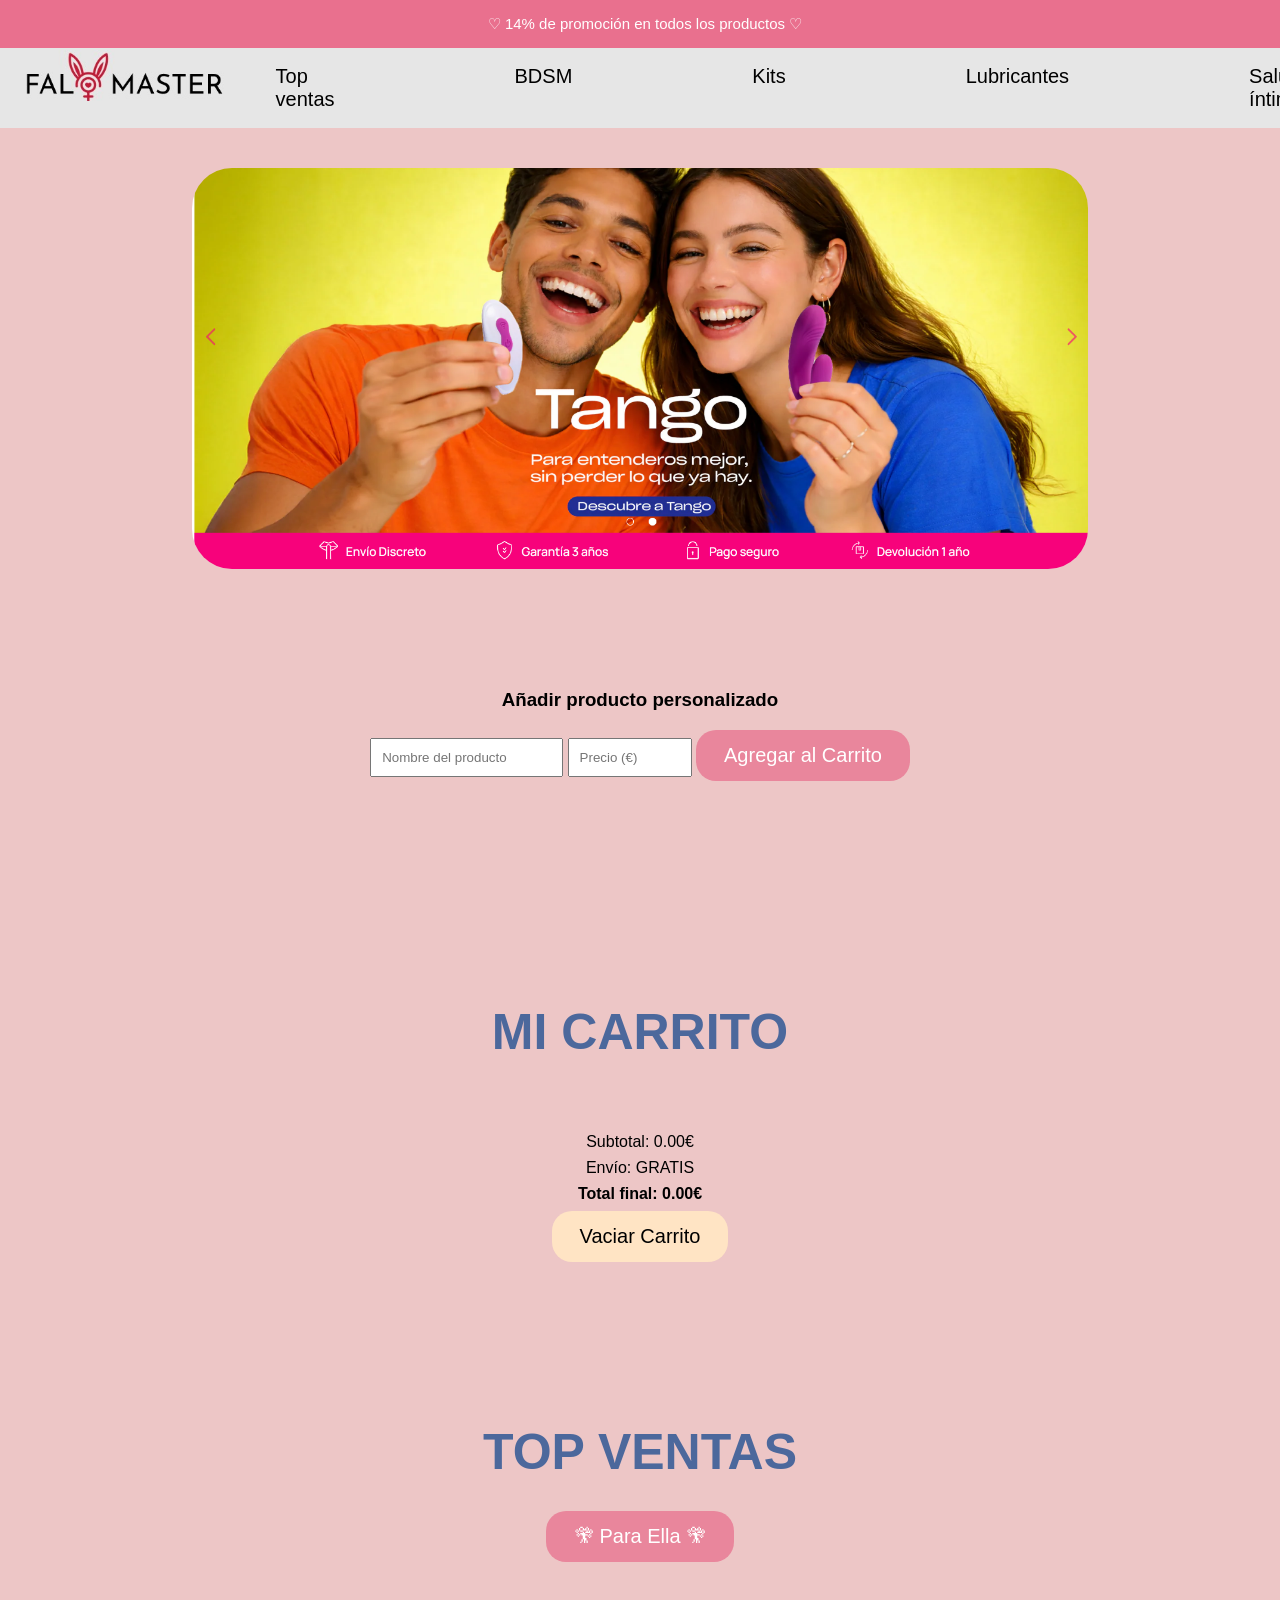
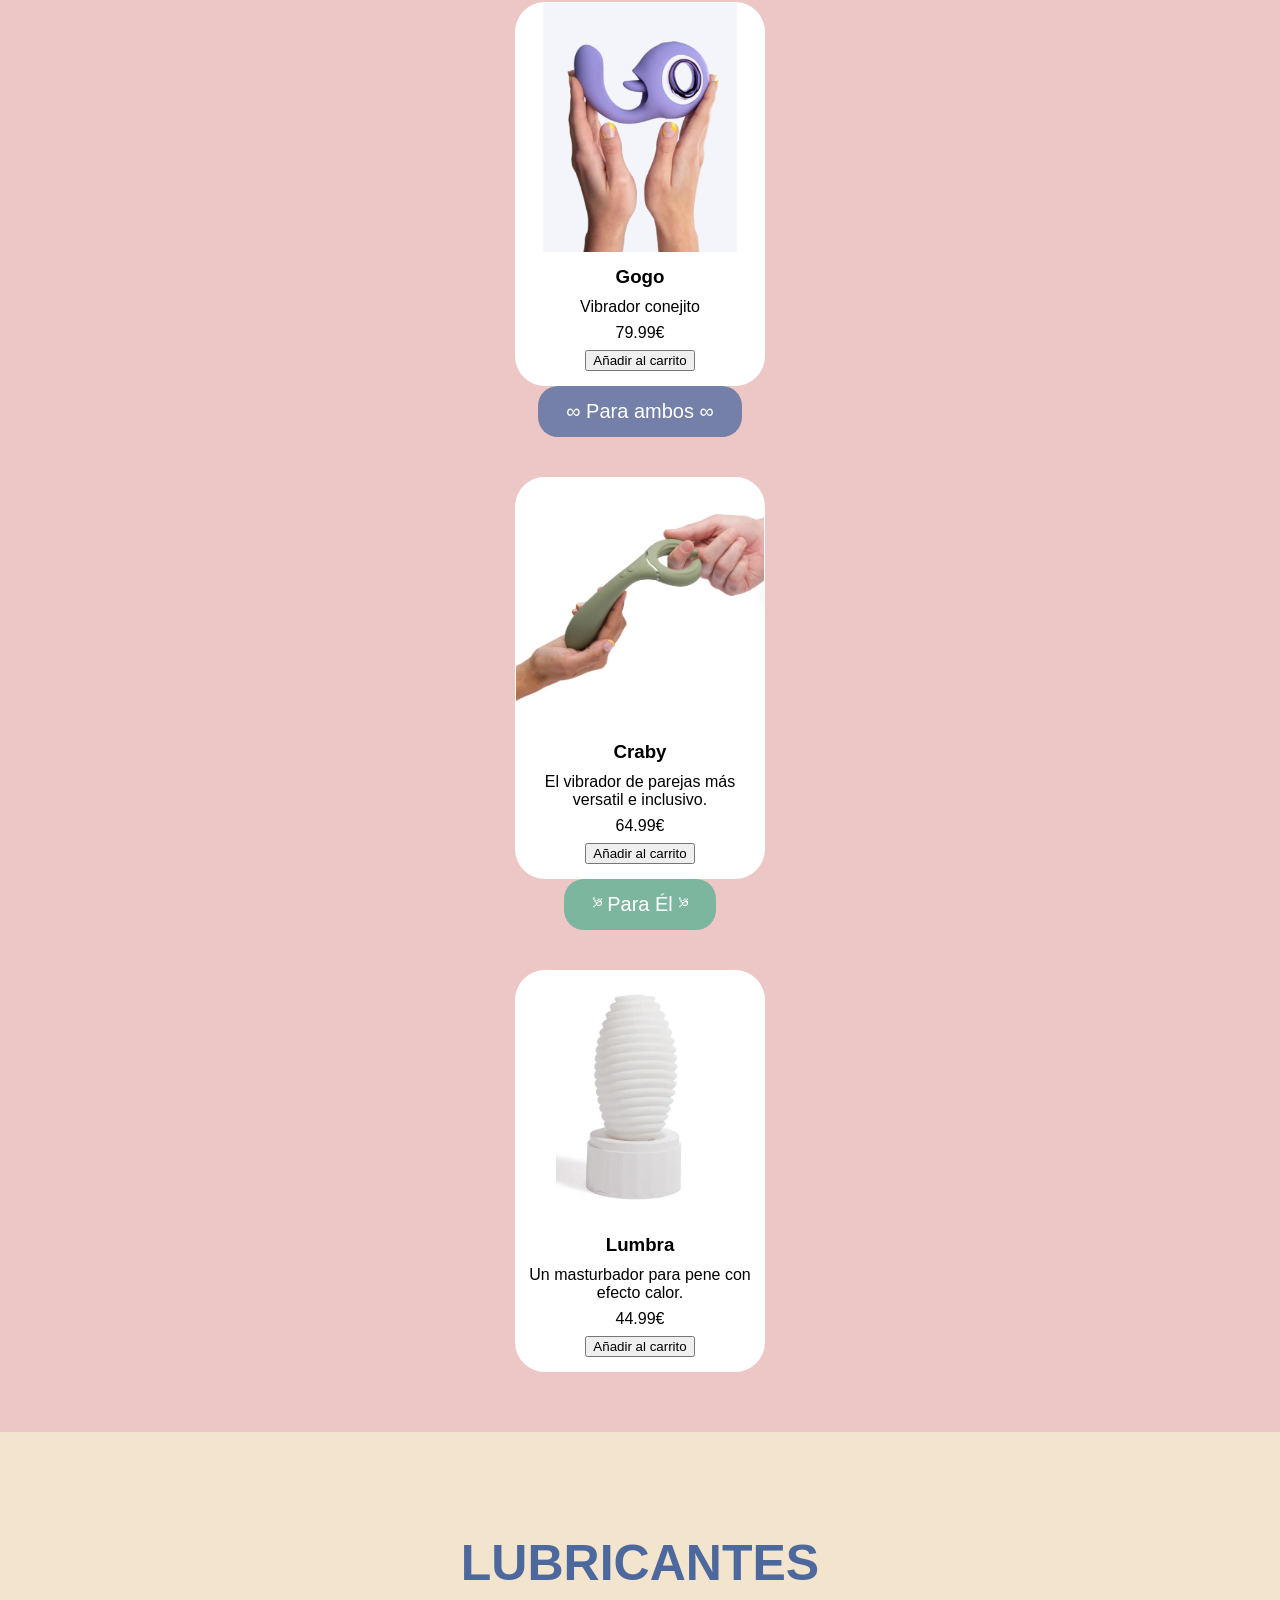
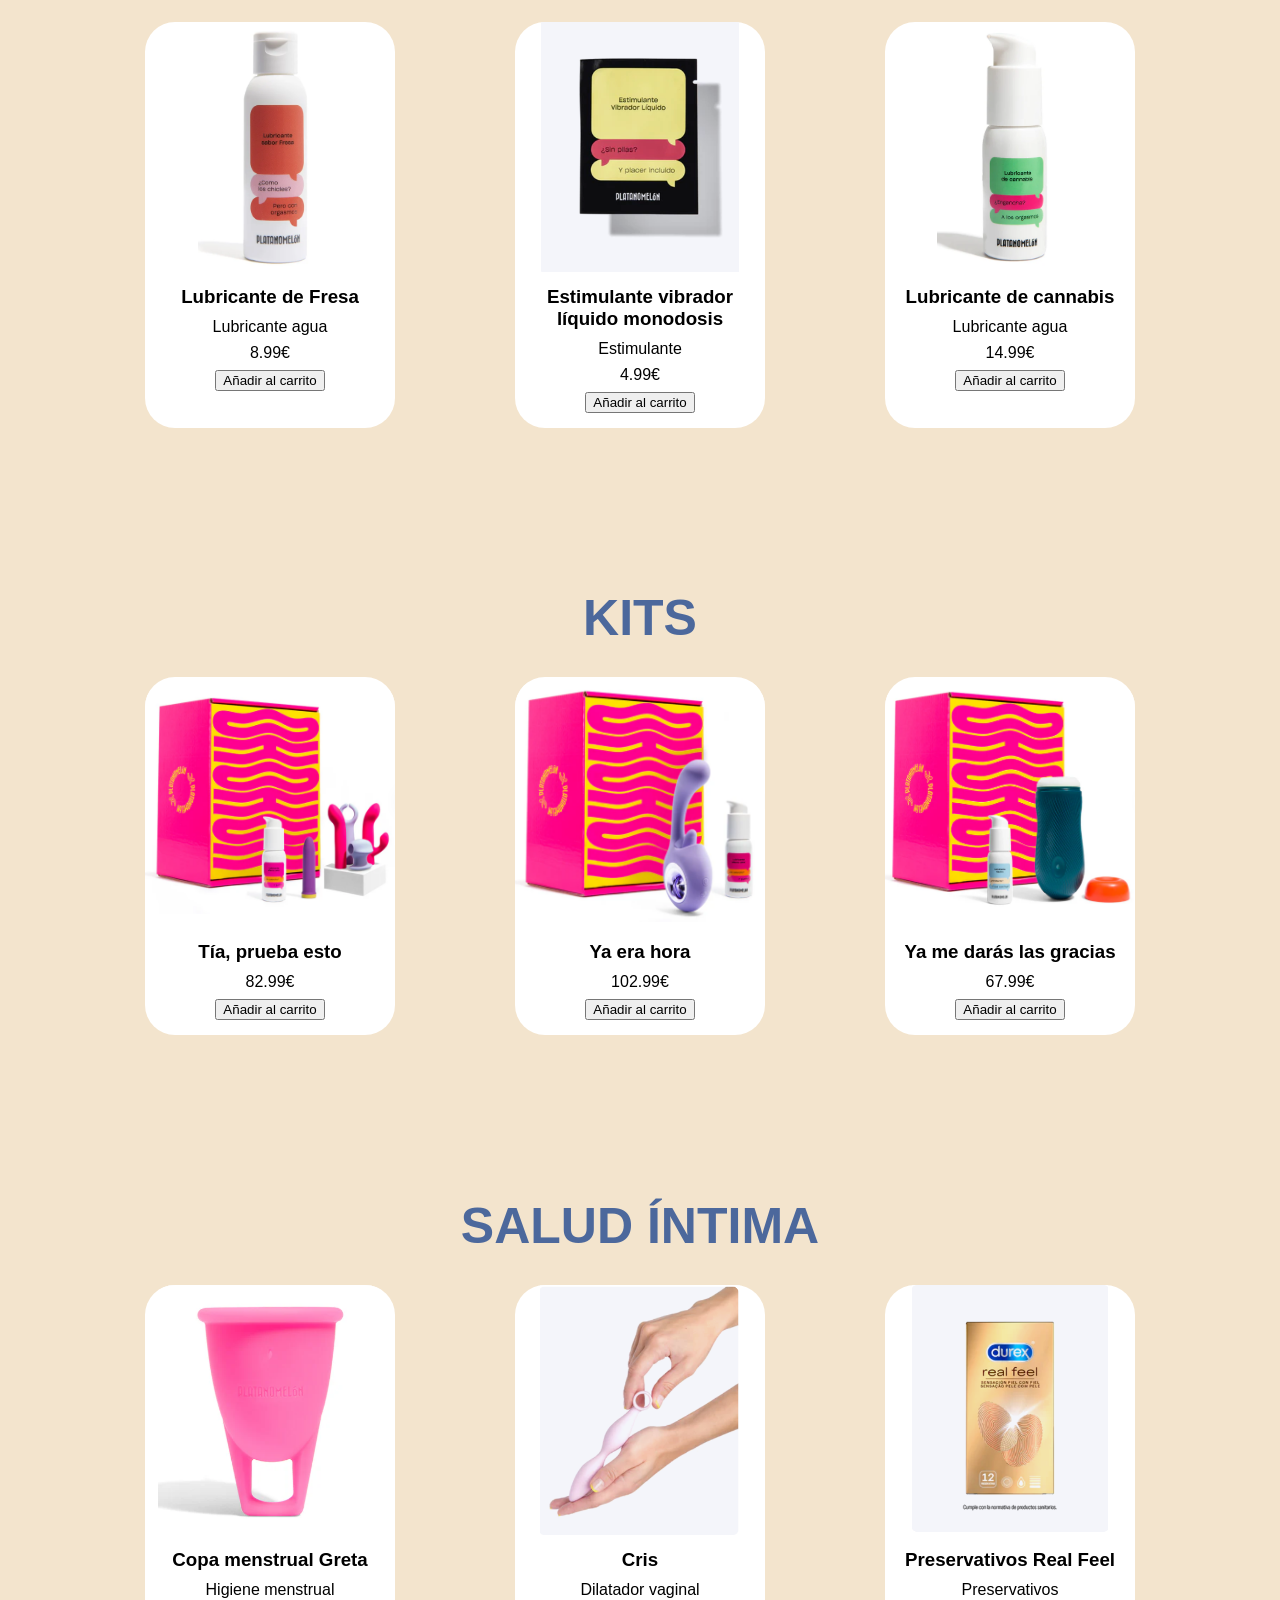
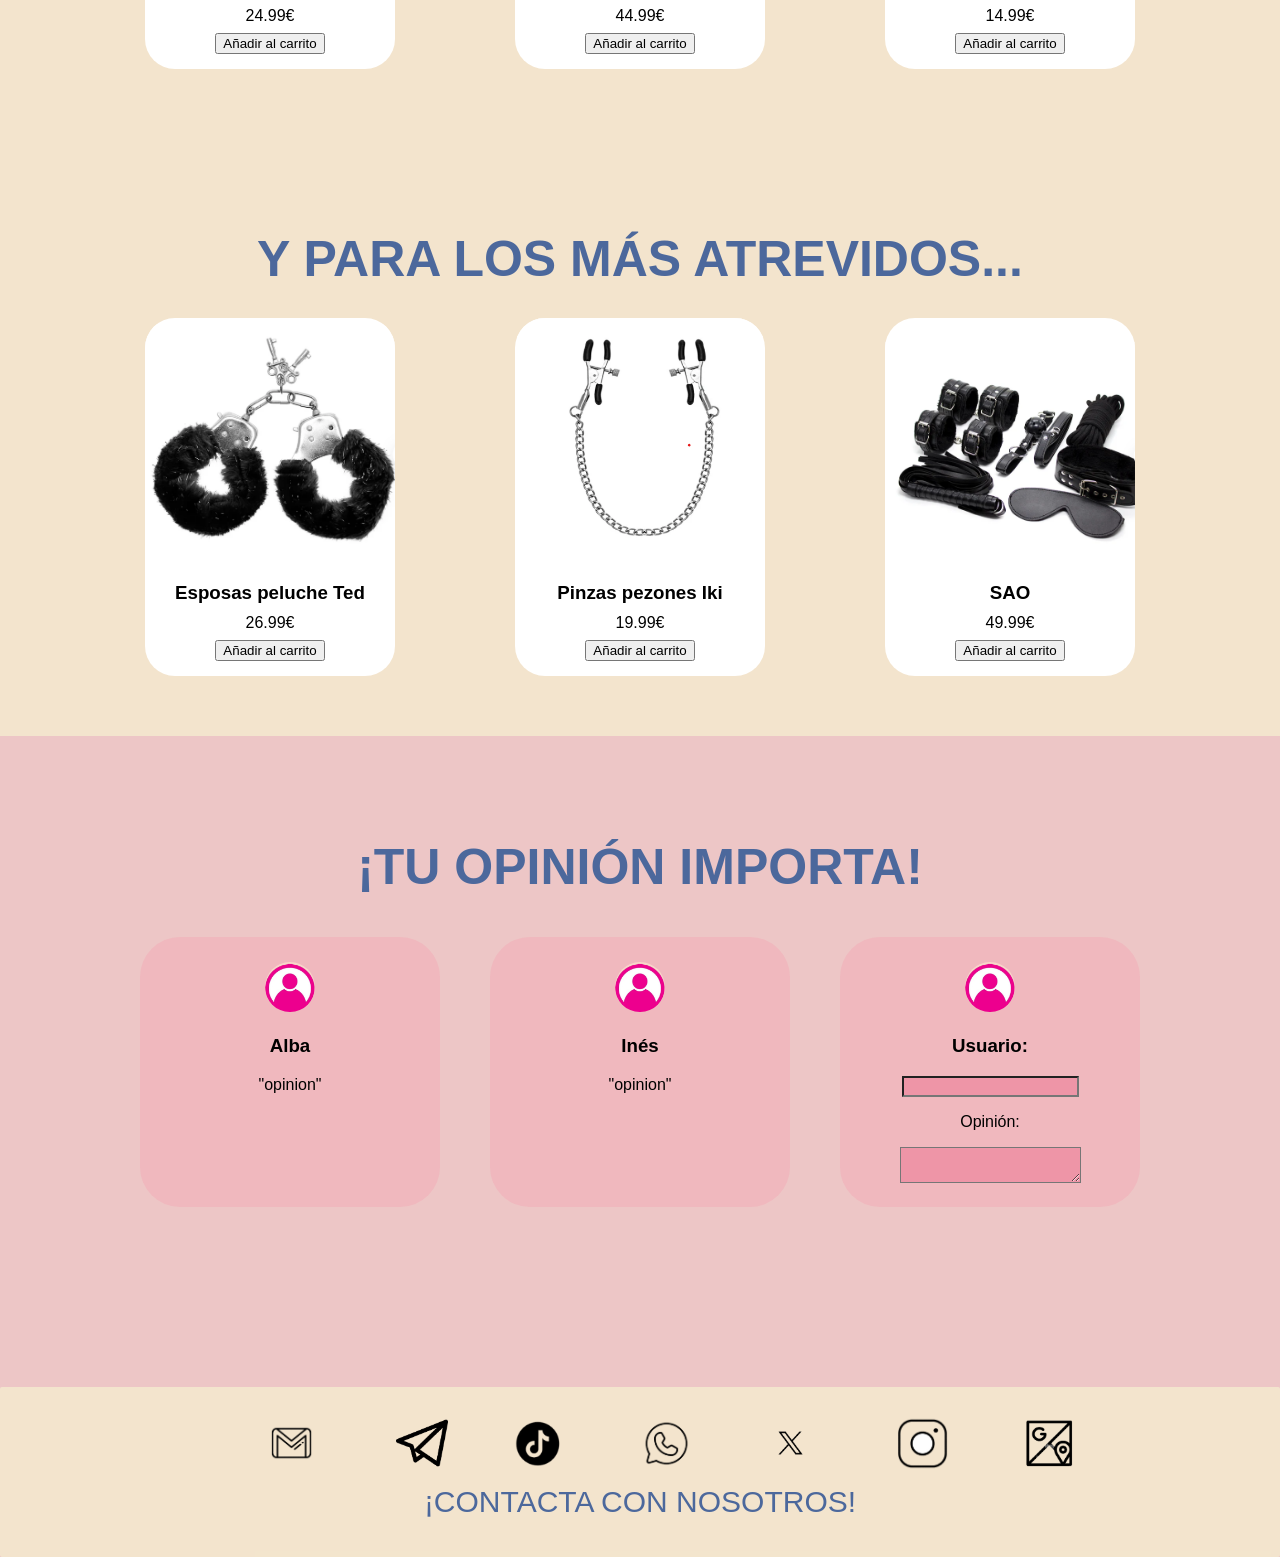
<file: index.html>
<!DOCTYPE html>
<html lang="es">
<head>
  <meta charset="UTF-8">
  <title>Falo Master</title>
  <link rel="stylesheet" href="diseño.css">
  <script src="java.js"></script>
</head>

<body>

  <!-- ==== INICIO ==== -->
  <header class="barra-superior">
    <p>♡ 14% de promoción en todos los productos ♡</p>
  </header>

  <grid class="menu">
    <img src="Trabajo_Web/logo.jpeg" alt="logo" class="logo">
    <ul>
      <p>Top ventas</p>
      <p>BDSM</p>
      <p>Kits</p>
      <p>Lubricantes</p>
      <p>Salud íntima</p>
      <grid class="menu">
    <img src="Trabajo_Web/carrito2.png" class="carrito">
    <span id="contador-carrito">0</span>
      <button id="btn-sesion" onclick="abrirModalSesion()"
    style="background:none;border:none;color:inherit;cursor:pointer;font-size:16px;">
    Acceder
</button>
    </ul>
  </grid>

  <section class="inicio">
    <img src="Trabajo_Web/FotoInicio.png" alt="banner principal">
  </section>

  <section class="bloque">
    <div style="text-align: center; margin: 20px;">
        <h3>Añadir producto personalizado</h3>
        <input type="text" id="input-nombre" placeholder="Nombre del producto" style="padding: 10px;">
        <input type="number" id="input-precio" placeholder="Precio (€)" style="padding: 10px; width: 100px;">
        
        <button class="btn rosa" onclick="agregarDesdeInput()">Agregar al Carrito</button>
    </div>
</section>

<section class="bloque">
  <h2>MI CARRITO</h2>
  <ul id="lista-carrito"></ul>
<p>Subtotal: <span id="total-precio">0</span>€</p>
<p>Envío:    <span id="coste-envio">—</span></p>
<p><strong>Total final: <span id="total-con-envio">0</span>€</strong></p>
  <button class="btn" onclick="vaciarCarrito()" style="background-color: bisque;color: black;">Vaciar Carrito</button>
</section>

  <!-- ==== TOP VENTAS ==== -->
  <section class="bloque">
    <h2>TOP VENTAS</h2>

    <div class="productos">
      <div style="align-items: center;">
        <button class="btn rosa">🎕 Para Ella 🎕</button>
         <div class="cuadro">
    <img src="Trabajo_Web/FotoElla.png">
    <h3 class="prod-nombre">Gogo</h3>
    <p>Vibrador conejito</p>
    <p><span class="prod-precio">79.99</span>€</p>
    <button class="btn-add" onclick="agregarCarrito('Gogo', 79.99)">Añadir al carrito</button>
</div>
      
    
<div style="align-items: center;">
  <button class="btn azul">∞ Para ambos ∞</button>
      <div class="cuadro">
        <img src="Trabajo_Web/FotoAmbos.png">
        <h3 class="prod-nombre">Craby</h3>
        <p>El vibrador de parejas más versatil e inclusivo.</p>
        <p><span class="prod-precio">64.99€</span></p>
        <button class="btn-add" onclick="agregarCarrito('Craby', 64.99)">Añadir al carrito</button>
      </div>
      </div>
<div style="align-items: center;">
   <button class="btn verde">༯ Para Él ༯</button>
      <div class="cuadro">
        <img src="Trabajo_Web/FotoEl.png">
        <h3 class="prod-nombre">Lumbra</h3>
        <p>Un masturbador para pene con efecto calor.</p>
        <p><span class="prod-precio">44.99€</span></p>
        <button class="btn-add" onclick="agregarCarrito('Lumbra', 44.99)">Añadir al carrito</button>
      </div>
      </div>
    </div>
  </section>

  <!-- ==== CATALOGO ==== -->
  <section class="bloque alt">
    <h2>LUBRICANTES</h2>

    <div class="productos">
      <div class="cuadro">
        <img src="Trabajo_Web/LubriFresa.png">
        <h3 class="prod-nombre">Lubricante de Fresa</h3>
        <p>Lubricante agua</p>
        <p><span class="prod-precio">8.99€</span></p>
        <button class="btn-add" onclick="agregarCarrito('Lubricante de Fresa', 8.99)">Añadir al carrito</button>
      </div>

      <div class="cuadro">
        <img src="Trabajo_Web/Estimulante.png">
        <h3 class="prod-nombre">Estimulante vibrador líquido monodosis</h3>
        <p>Estimulante</p>
        <p><span class="prod-precio">4.99€</span></p>
        <button class="btn-add" onclick="agregarCarrito('Estimulante vibrador líquido monodosis', 4.99)">Añadir al carrito</button>
      </div>

      <div class="cuadro">
        <img src="Trabajo_Web/lubricannabis.png">
        <h3 class="prod-nombre">Lubricante de cannabis</h3>
        <p>Lubricante agua</p>
        <p><span class="prod-precio">14.99€</span></p>
        <button class="btn-add" onclick="agregarCarrito('Lubricante de cannabis', 14.99)">Añadir al carrito</button>
      </div>
    </div>
  </section>

  <!-- ==== KITS ==== -->
  <section class="bloque alt">
    <h2>KITS</h2>

    <div class="productos">
      <div class="cuadro">
        <img src="Trabajo_Web/kit1.png">
        <h3 class="prod-nombre">Tía, prueba esto</h3>
        <p><span class="prod-precio">82.99€</span></p>
        <button class="btn-add" onclick="agregarCarrito('Tía, prueba esto', 82.99)">Añadir al carrito</button>
      </div>

      <div class="cuadro">
        <img src="Trabajo_Web/kit2.png">
        <h3 class="prod-nombre">Ya era hora</h3>
        <p><span class="prod-precio">102.99€</span></p>
        <button class="btn-add" onclick="agregarCarrito('Ya era hora', 102.99)">Añadir al carrito</button>
      </div>

      <div class="cuadro">
        <img src="Trabajo_Web/kit3.png">
        <h3 class="prod-nombre">Ya me darás las gracias</h3>
        <p><span class="prod-precio">67.99€</span></p>
        <button class="btn-add" onclick="agregarCarrito('Ya me darás las gracias', 67.99)">Añadir al carrito</button>
      </div>
    </div>
  </section>

  <!-- ==== SALUD ÍNTIMA ==== -->
  <section class="bloque alt">
    <h2>SALUD ÍNTIMA</h2>

    <div class="productos">
      <div class="cuadro">
        <img src="Trabajo_Web/Copa.png">
        <h3 class="prod-nombre">Copa menstrual Greta</h3>
        <p>Higiene menstrual</p>
        <p><span class="prod-precio">24.99€</span></p>
        <button class="btn-add" onclick="agregarCarrito('Copa menstrual Greta', 24.99)">Añadir al carrito</button>
      </div>

      <div class="cuadro">
        <img src="Trabajo_Web/Dilatador.png">
        <h3 class="prod-nombre">Cris</h3>
        <p>Dilatador vaginal</p>
        <p><span class="prod-precio">44.99€</span></p>
        <button class="btn-add" onclick="agregarCarrito('Dilatador vaginal', 44.99)">Añadir al carrito</button>
      </div>

      <div class="cuadro">
        <img src="Trabajo_Web/Durex.png">
        <h3 class="prod-nombre">Preservativos Real Feel</h3>
        <p>Preservativos</p>
         <p><span class="prod-precio">14.99€</span></p>
         <button class="btn-add" onclick="agregarCarrito('Preservativos Real Feel', 14.99)">Añadir al carrito</button>
      </div>
    </div>
  </section>

<!-- ==== BDSM ==== -->
  <section class="bloque alt">
    <h2>Y PARA LOS MÁS ATREVIDOS...</h2>

    <div class="productos">
      <div class="cuadro">
        <img src="Trabajo_Web/Esposas.png">
        <h3 class="prod-nombre">Esposas peluche Ted</h3>
        <p><span class="prod-precio">26.99€</span></p>
        <button class="btn-add" onclick="agregarCarrito('Esposas peluche Ted', 26.99)">Añadir al carrito</button>
      </div>

      <div class="cuadro">
        <img src="Trabajo_Web/Pezones.png">
        <h3 class="prod-nombre">Pinzas pezones Iki</h3>
        <p><span class="prod-precio">19.99€</span></p>
        <button class="btn-add" onclick="agregarCarrito('Pinzas pezones Iki', 19.99)">Añadir al carrito</button>
      </div>

      <div class="cuadro">
        <img src="Trabajo_Web/Bdsm2.png">
        <h3 class="prod-nombre">SAO</h3>
        <p><span class="prod-precio">49.99€</span></p>
        <button class="btn-add" onclick="agregarCarrito('SAO', 49.99)">Añadir al carrito</button>
      </div>
    </div>
  </section>
 

  <!-- ==== OPINIONES ==== -->
  <section class="opiniones">
    <h2>¡TU OPINIÓN IMPORTA!</h2>

    <div class="opiniones-grid">

      <div class="opinion">
        <img src="Trabajo_Web/Usuario.png" class="perfil">
        <h3>Alba</h3>
        <p>"opinion"</p>
      </div>

      <div class="opinion">
        <img src="Trabajo_Web/Usuario.png" class="perfil">
        <h3>Inés</h3>
        <p>"opinion"</p>
      </div>

      <div class="opinion">
        <img src="Trabajo_Web/Usuario.png" class="perfil">
        <h3>Usuario: </h3>
        <input style="background-color:rgba(234, 94, 129, 0.39) ;">
        <p>Opinión:</p>
        <textarea style="background-color:rgba(234, 94, 129, 0.39) ;"></textarea>
      </div>
    </div>
  </section>

  <!-- ==== Footer ==== -->
  <footer class="footer">
    <div class="footer-fondo"></div>
     <div style="align-items: center;"></div>
    <img class="footer-img footer-img-1" src="Trabajo_Web/gmail.png"  alt="">
    <img class="footer-img footer-img-2" src="Trabajo_Web/telegram.png"  alt="">
    <img class="footer-img footer-img-3" src="Trabajo_Web/tiktok.png" alt="">
    <img class="footer-img footer-img-4" src="Trabajo_Web/whatsapp.png" alt="">
    <img class="footer-img footer-img-5" src="Trabajo_Web/x.png" alt="">
    <img class="footer-img footer-img-6" src="Trabajo_Web/instagram.png" alt="">
   <a href="https://www.google.com/maps/place/Atr%C3%A9vete+SexShop+-+Sevilla+Este/@37.401739,-5.920882,3a,75y,159.78h,93.03t/data=!3m7!1e1!3m5!1skhONkAL0PeHpS5PeguBFUA!2e0!6shttps:%2F%2Fstreetviewpixels-pa.googleapis.com%2Fv1%2Fthumbnail%3Fcb_client%3Dmaps_sv.tactile%26w%3D900%26h%3D600%26pitch%3D-3.031656197520846%26panoid%3DkhONkAL0PeHpS5PeguBFUA%26yaw%3D159.78487681413384!7i16384!8i8192!4m6!3m5!1s0xd126f359506ad3d:0x9b6b9486eaa32db4!8m2!3d37.4015964!4d-5.920826!16s%2Fg%2F1tgx7wcr?entry=ttu&g_ep=EgoyMDI2MDIxMS4wIKXMDSoASAFQAw%3D%3D"> <img class="footer-img footer-img-7" src="/Trabajo Web/google.png" alt=""></a>
   </div>
      <h3 class="footer-title">¡CONTACTA CON NOSOTROS!</h3>
  </footer>
</file>
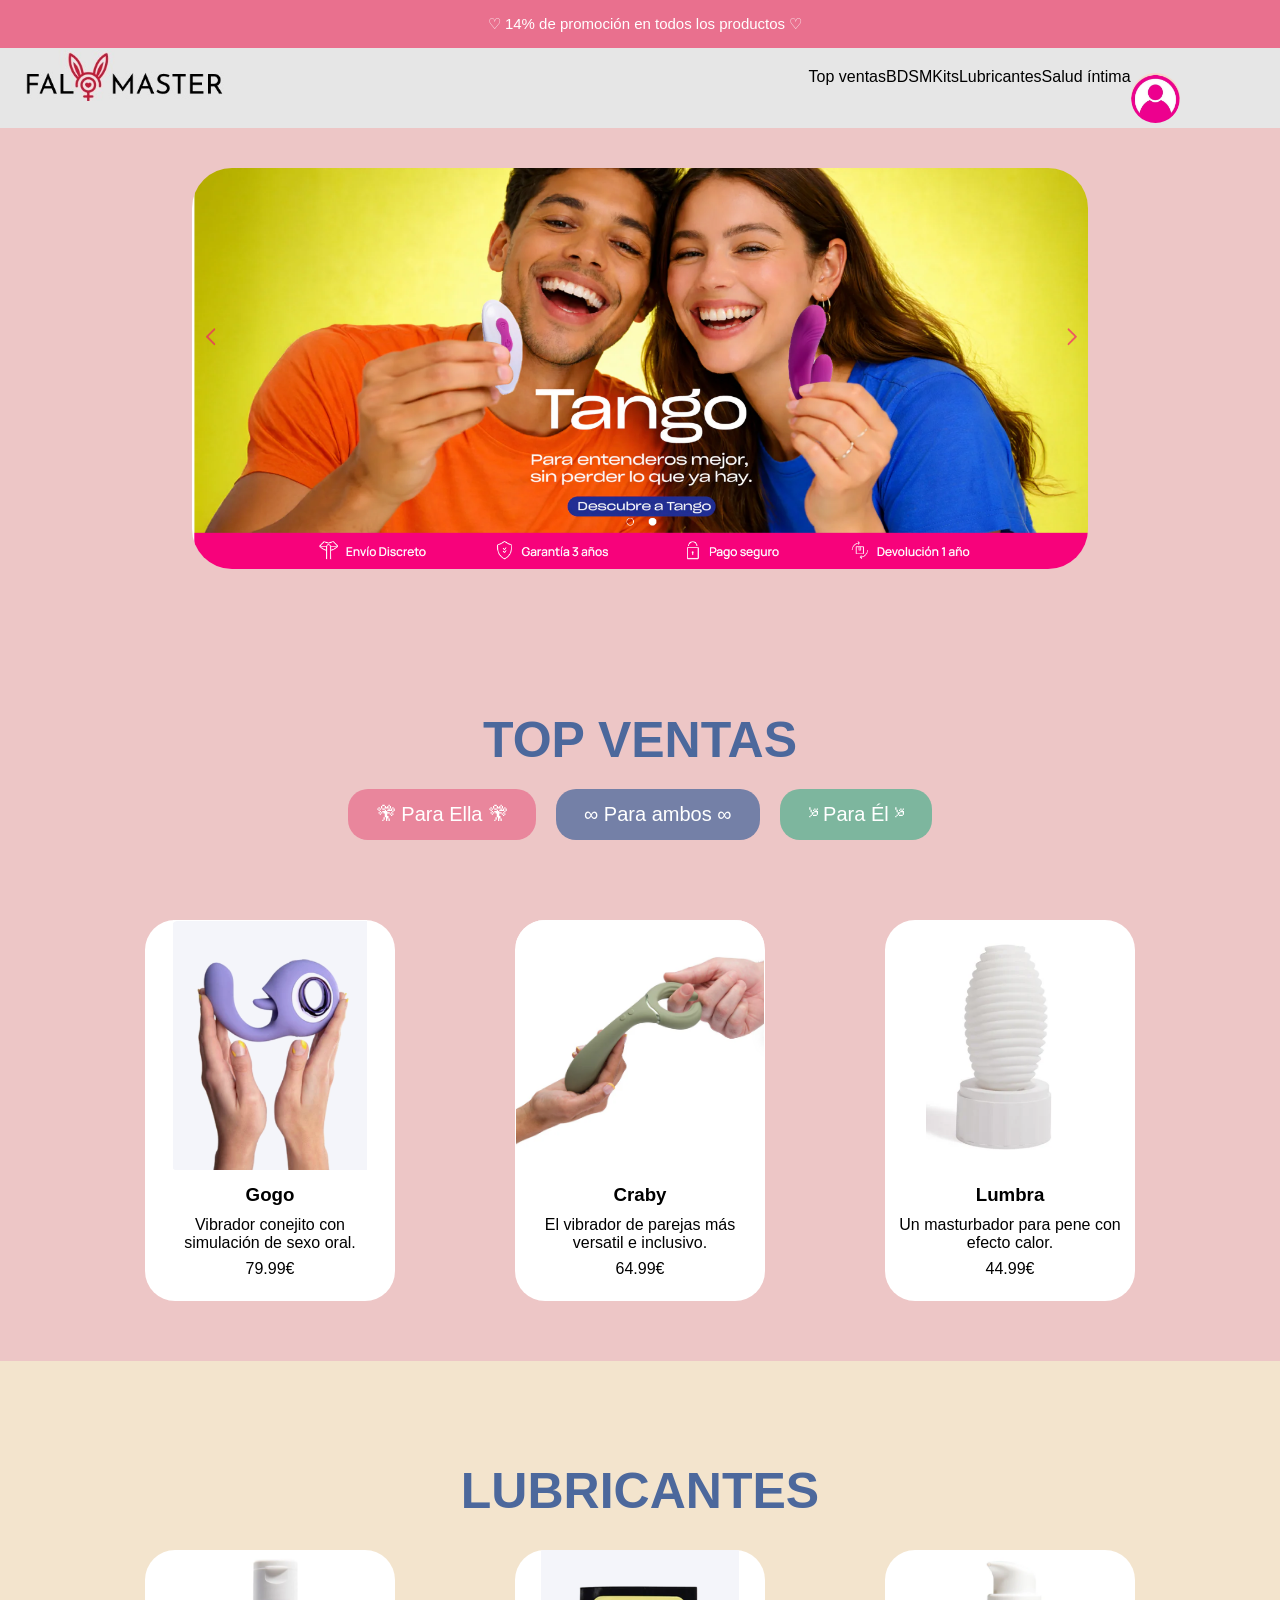
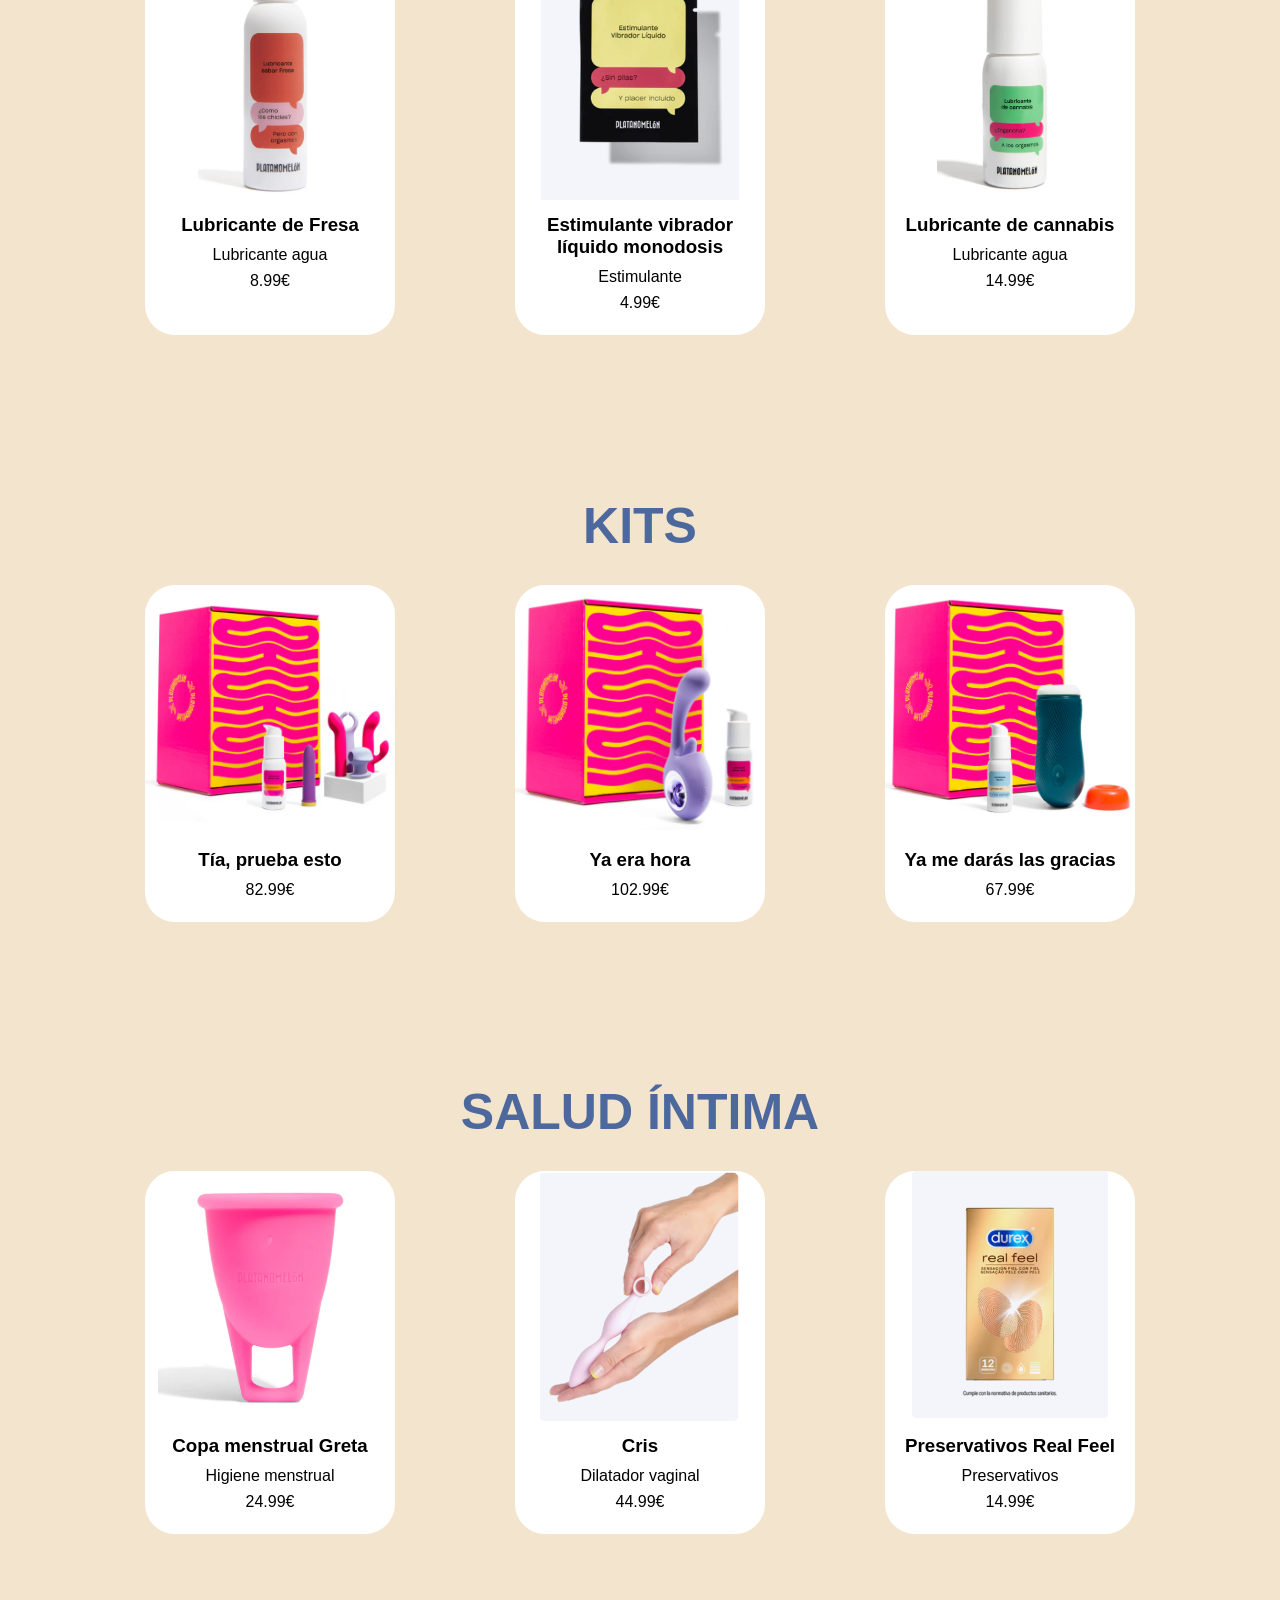
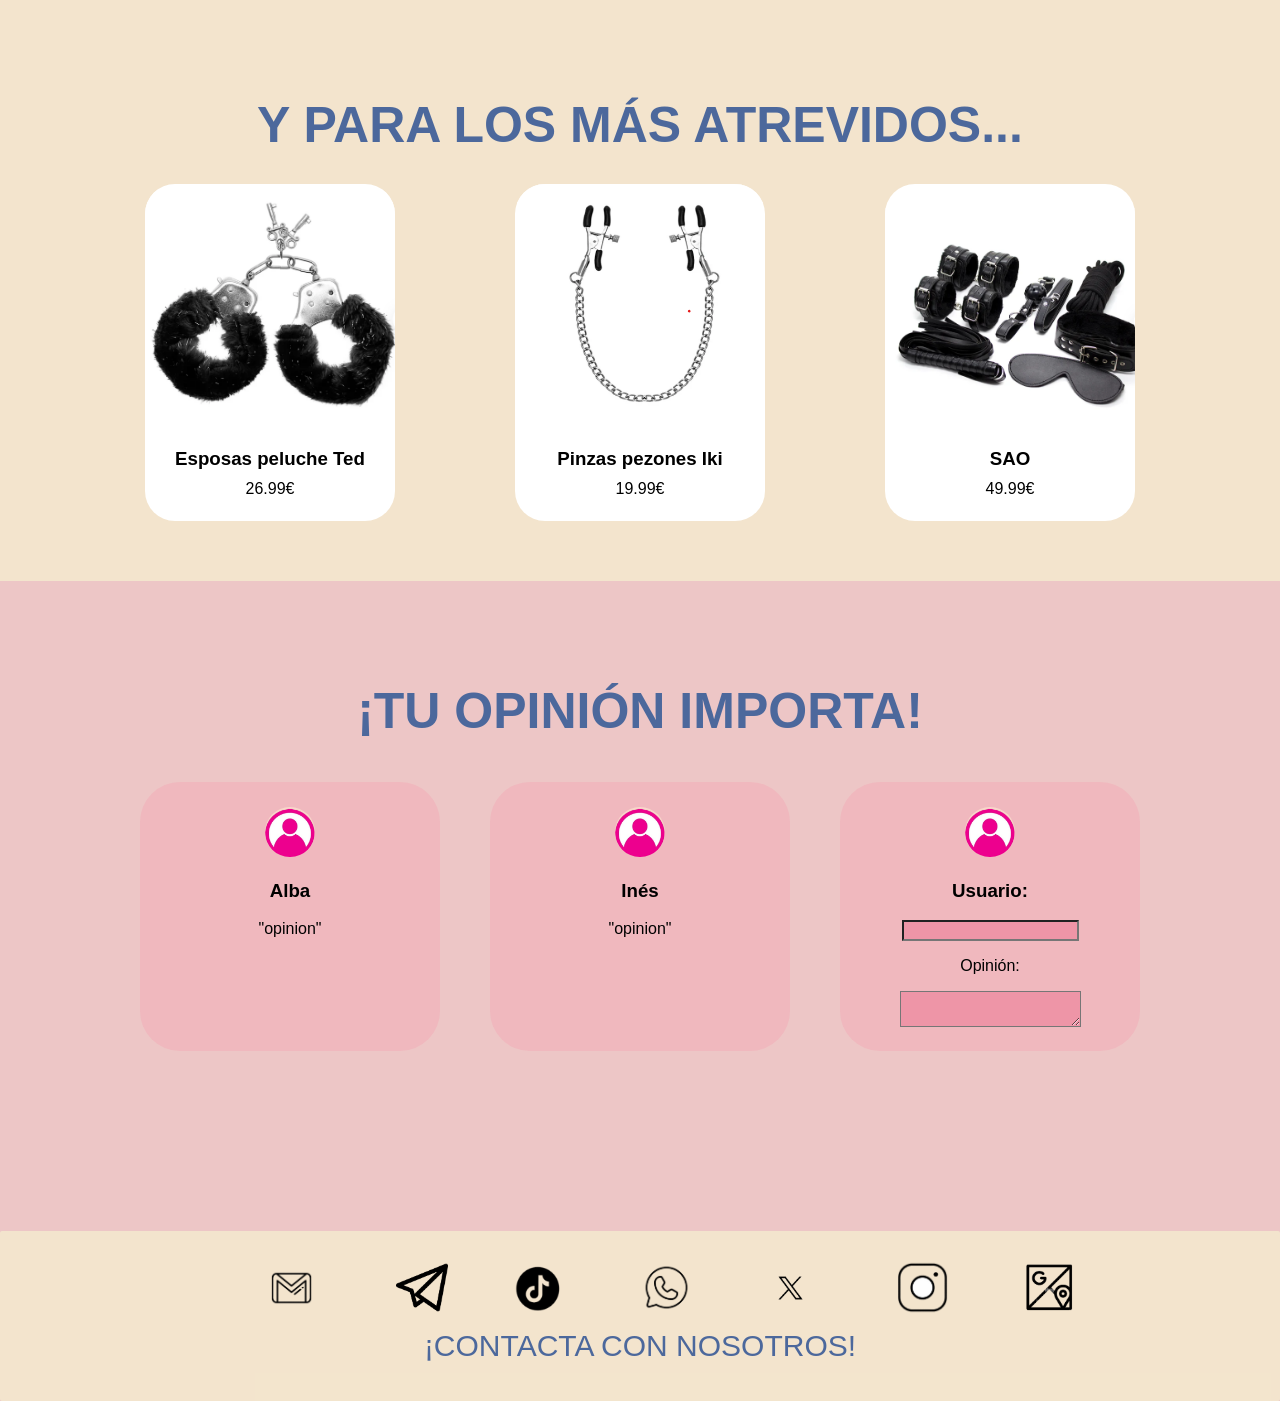
<file: cotigo.html>
<!DOCTYPE html>
<html lang="es">
<head>
  <meta charset="UTF-8">
  <title>Falo Master</title>
  <link rel="stylesheet" href="diseño.css">
</head>

<body>

  <!-- ==== INICIO ==== -->
  <header class="barra-superior">
    <p>♡ 14% de promoción en todos los productos ♡</p>
  </header>

  <grid class="menu">
    <img src="/Trabajo Web/logo.jpeg" alt="logo" class="logo">
    <ul>
      <li>Top ventas</li>
      <li>BDSM</li>
      <li>Kits</li>
      <li>Lubricantes</li>
      <li>Salud íntima</li>
      <img src="/Trabajo Web/Usuario.png" class="perfil" style="margin-right: 10px;">
    </ul>
  </grid>

  <section class="inicio">
    <img src="/Trabajo Web/FotoInicio.png" alt="banner principal">
  </section>

  <!-- ==== TOP VENTAS ==== -->
  <section class="bloque">
    <h2>TOP VENTAS</h2>

    <div class="selector">
      <button class="btn rosa">🎕 Para Ella 🎕</button>
      <button class="btn azul">∞ Para ambos ∞</button>
      <button class="btn verde">༯ Para Él ༯</button>
    </div>

    <div class="productos">
      <div class="cuadro">
        <img src="/Trabajo Web/FotoElla.png">
        <h3>Gogo</h3>
        <p>Vibrador conejito con simulación de sexo oral.</p>
        <p>79.99€</p>
      </div>
      

      <div class="cuadro">
        <img src="/Trabajo Web/FotoAmbos.png">
        <h3>Craby</h3>
        <p>El vibrador de parejas más versatil e inclusivo.</p>
        <p>64.99€</p>
      </div>

      <div class="cuadro">
        <img src="/Trabajo Web/FotoEl.png">
        <h3>Lumbra</h3>
        <p>Un masturbador para pene con efecto calor.</p>
        <p>44.99€</p>
      </div>
    </div>
  </section>

  <!-- ==== CATALOGO ==== -->
  <section class="bloque alt">
    <h2>LUBRICANTES</h2>

    <div class="productos">
      <div class="cuadro">
        <img src="/Trabajo Web/LubriFresa.png">
        <h3>Lubricante de Fresa</h3>
        <p>Lubricante agua</p>
        <p>8.99€</p>
      </div>

      <div class="cuadro">
        <img src="/Trabajo Web/Estimulante.png">
        <h3>Estimulante vibrador líquido monodosis</h3>
        <p>Estimulante</p>
        <p>4.99€</p>
      </div>

      <div class="cuadro">
        <img src="/Trabajo Web/lubricannabis.png">
        <h3>Lubricante de cannabis</h3>
        <p>Lubricante agua</p>
        <p>14.99€</p>
      </div>
    </div>
  </section>

  <!-- ==== KITS ==== -->
  <section class="bloque alt">
    <h2>KITS</h2>

    <div class="productos">
      <div class="cuadro">
        <img src="/Trabajo Web/kit1.png">
        <h3>Tía, prueba esto</h3>
        <p>82.99€</p>
      </div>

      <div class="cuadro">
        <img src="/Trabajo Web/kit2.png">
        <h3>Ya era hora</h3>
        <p>102.99€</p>
      </div>

      <div class="cuadro">
        <img src="/Trabajo Web/kit3.png">
        <h3>Ya me darás las gracias</h3>
        <p>67.99€</p>
      </div>
    </div>
  </section>

  <!-- ==== SALUD ÍNTIMA ==== -->
  <section class="bloque alt">
    <h2>SALUD ÍNTIMA</h2>

    <div class="productos">
      <div class="cuadro">
        <img src="/Trabajo Web/Copa.png">
        <h3>Copa menstrual Greta</h3>
        <p>Higiene menstrual</p>
        <p>24.99€</p>
      </div>

      <div class="cuadro">
        <img src="/Trabajo Web/Dilatador.png">
        <h3>Cris</h3>
        <p>Dilatador vaginal</p>
        <p>44.99€</p>
      </div>

      <div class="cuadro">
        <img src="/Trabajo Web/Durex.png">
        <h3>Preservativos Real Feel</h3>
        <p>Preservativos</p>
         <p>14.99€</p>
      </div>
    </div>
  </section>

<!-- ==== BDSM ==== -->
  <section class="bloque alt">
    <h2>Y PARA LOS MÁS ATREVIDOS...</h2>

    <div class="productos">
      <div class="cuadro">
        <img src="/Trabajo Web/Esposas.png">
        <h3>Esposas peluche Ted</h3>
        <p>26.99€</p>
      </div>

      <div class="cuadro">
        <img src="/Trabajo Web/Pezones.png">
        <h3>Pinzas pezones Iki</h3>
        <p>19.99€</p>
      </div>

      <div class="cuadro">
        <img src="/Trabajo Web/Bdsm2.png">
        <h3>SAO</h3>
        <p>49.99€</p>
      </div>
    </div>
  </section>

  <!-- ==== OPINIONES ==== -->
  <section class="opiniones">
    <h2>¡TU OPINIÓN IMPORTA!</h2>

    <div class="opiniones-grid">

      <div class="opinion">
        <img src="/Trabajo Web/Usuario.png" class="perfil">
        <h3>Alba</h3>
        <p>"opinion"</p>
      </div>

      <div class="opinion">
        <img src="/Trabajo Web/Usuario.png" class="perfil">
        <h3>Inés</h3>
        <p>"opinion"</p>
      </div>

      <div class="opinion">
        <img src="/Trabajo Web/Usuario.png" class="perfil">
        <h3>Usuario: </h3>
        <input style="background-color:rgba(234, 94, 129, 0.39) ;">
        <p>Opinión:</p>
        <textarea style="background-color:rgba(234, 94, 129, 0.39) ;"></textarea>
      </div>
    </div>
  </section>

  <!-- ==== Footer ==== -->
  <footer class="footer">
    <div class="footer-fondo"></div>
     <div style="align-items: center;"></div>
    <img class="footer-img footer-img-1" src="/Trabajo Web/gmail.png"  alt="">
    <img class="footer-img footer-img-2" src="/Trabajo Web/telegram.png"  alt="">
    <img class="footer-img footer-img-3" src="/Trabajo Web/tiktok.png" alt="">
    <img class="footer-img footer-img-4" src="/Trabajo Web/whatsapp.png" alt="">
    <img class="footer-img footer-img-5" src="/Trabajo Web/x.png" alt="">
    <img class="footer-img footer-img-6" src="/Trabajo Web/instagram.png" alt="">
   <a href="https://www.google.com/maps/place/Atr%C3%A9vete+SexShop+-+Sevilla+Este/@37.401739,-5.920882,3a,75y,159.78h,93.03t/data=!3m7!1e1!3m5!1skhONkAL0PeHpS5PeguBFUA!2e0!6shttps:%2F%2Fstreetviewpixels-pa.googleapis.com%2Fv1%2Fthumbnail%3Fcb_client%3Dmaps_sv.tactile%26w%3D900%26h%3D600%26pitch%3D-3.031656197520846%26panoid%3DkhONkAL0PeHpS5PeguBFUA%26yaw%3D159.78487681413384!7i16384!8i8192!4m6!3m5!1s0xd126f359506ad3d:0x9b6b9486eaa32db4!8m2!3d37.4015964!4d-5.920826!16s%2Fg%2F1tgx7wcr?entry=ttu&g_ep=EgoyMDI2MDIxMS4wIKXMDSoASAFQAw%3D%3D"> <img class="footer-img footer-img-7" src="/Trabajo Web/google.png" alt=""></a>
   </div>
      <h3 class="footer-title">¡CONTACTA CON NOSOTROS!</h3>
  </footer>
</file>
<file: diseño.css>
/* movil */
@media (max-width: 900px) {
  body {
    flex-direction: column;
    transition: all 0.5s ease;
    gap: 15%;
    font-size: x-small;
    overflow-x: hidden;
    max-height: 50%;
  }

  .menu {
    flex-direction: column; 
    align-items: center!important;
    padding: 10px -10px!important;
    width: 100%!important;
    height: 120px !important;
     max-height: 10%;
  }

  .menu .logo {
    width: 120px!important;
    margin: 10px!important;

  }

  .menu ul {
    flex-direction:row!important;
    padding: 2px!important;
    margin-top: -10%!important;
    gap:6%;
    text-align: center!important;
   align-items: center;
  }

  .menu p {
    margin: 10px 0!important;
    text-align: center!important;
    font-size: 18%!important;
    gap: 2%;
  }
  .inicio img {
    width: 20%;
    margin: 20px auto;
    border-radius: 20px;
  }

  .bloque {
    padding: 30px 20px; 
    text-align: center;
  }

  .bloque h2, .opiniones h2 {
    font-size: 30px;
  }

  .selector {
    flex-wrap: wrap;
    gap: 10px;
  }

  .btn {
    padding: 10px 20px;
    font-size: 16px;
    width: 80%;
  }
  .productos, .opiniones-grid {
    flex-direction: column;
    align-items: center;
    gap: 30px;
  }

  .cuadro, .opinion {
    width: 90%; 
    max-width: 300px;
  }

  .footer {
    height: auto;
    padding-bottom: 10px;
  }

  .footer-fondo {
    position: relative;
    top: 0;
    height: 250px;
  }

  .footer-img {
    position: relative;
    margin-right: 50%!important;
    top: 20px;
    max-height: 12%;
    gap: 30%!important;
  }

  .footer-title {
    position: relative;
    top: 40px;
    font-size: 20px;
  }
}

body {
  margin: 0;
  font-family: Arial, sans-serif;
  background: #edc6c6;
  width: 100%;
  overflow-x: hidden;
}

/* Barra superior */
.barra-superior {
  background: #e9708e;
  color: white;
  text-align: center;
  padding: 0.1px 5px;
  font-size: 15px;
  width: 100%;
}

/* Menú */
.menu {
  background: #e6e6e6;  
  padding: -20% 10%;
  display: flex;
  align-items: center;
  justify-content: space-between;
  width: 100%;
  height: 80px;
}

.menu .logo {
  margin-left: 2%;
  width: 200px;
  margin-top: -25px;
}

.menu ul {
  display: flex;
  list-style: none;
  gap: auto;
  margin-right: 90px;
  margin-top: 30px;

}

.menu p{
  font-size: 20px;
  margin: 10px;
  margin-left: 10px;
  margin-right: 170px;
}

/* Foto inicio */
.inicio img {
  width: 70%;
  display: block;
  margin: 40px auto;
  border-radius: 40px;
}

/* Bloques generales */
.bloque {
  padding: 60px 120px;
  text-align: center;
}

.bloque.alt {
  background: #f7f7d29f;
}

.bloque h2 {
  font-size: 50px;
  color: #4c689c;
}

/* Selector de categorías */
.selector {
  margin: 20px 0 40px;
  display: flex;
  justify-content: center;
  gap: 20px;
}

.btn {
  border: none;
  padding: 14px 28px;
  border-radius: 20px;
  font-size: 20px;
  color: white;
}

.btn.rosa { 
 margin-bottom: 40px;
 background: rgba(233,112,142,0.75); 
}
.btn.azul { 
  margin-bottom: 40px;
  background: rgba(76,104,156,0.75);
}
.btn.verde { 
  margin-bottom: 40px;
 background: rgba(88,176,144,0.75); 
}

/* Productos */
.productos {
  display: flex;
  justify-content: center;
  gap: 120px;
  margin-top: 30px;
}

.cuadro {
  width: 250px;
  background: white;
  border-radius: 30px;
  padding-bottom: 15px;
  cursor: pointer;
  transition: background-color 0.4s ease, transform 0.3s ease;
}
.cuadro:hover {
  transform: scale(1.1);

}

.cuadro img {
  width: 100%;
  height: 250px;
  border-radius: 30px 30px 0 0;
  gap: 120px;
  object-fit:contain;
}

.cuadro h3 {
  margin: 10px 0;
}

.cuadro p {
  font-size: 14px;
  padding: 0 10px;
}

/* Opiniones */
.opiniones {
  padding: 60px 120px;
  text-align: center;
}

.opiniones h2 {
  font-size: 50px;
  color: #4c689c;
}

.opiniones-grid {
  display: flex;
  justify-content: center;
  gap: 50px;
  margin-top: 40px;
}

.opinion {
  background: rgba(248,142,168,0.26);
  padding: 20px;
  width: 260px;
  border-radius: 40px;
}

.perfil {
  margin-top: 5px;
  height: 50px;
  border-radius: 50%;
}
.carrito {
  margin-top: -10px;
  width: 70px;
  border-radius: 50%;
}

html, body {
  margin: 0;
  padding: 0;
}

/* ====   Footer   ====*/
.footer {
  position: relative;
  width: 100%;
  height: 220px; 
  margin-top: 40px;
  align-items: center;
}

.footer-title {
  position: absolute;
  top: 180px;     
  left: 50%;
  transform: translateX(-50%);
  margin: 0;
  text-align: center;
  font: 400 30px/1 sans-serif;
  color: #4c689c;
}

.footer-fondo {
  position: absolute;
  top: 80px;    
  height: 170px;
  background: #f7f7d29f;
  width: 100%;
  border-radius: 2px;
}

.footer-img {
  position: absolute;
  height: 53px;
  width: 53px;
  object-fit:contain;
  top: 110px;
}
.footer-img-1 { 
  left: 20%; width: 71px; 
}   
.footer-img-2 {
  left: 30%; width: 75.761px; height: 52.669px;
}
.footer-img-3 { 
  left: 40%; 
}                 
.footer-img-4 { 
  left: 50%; 
}                  
.footer-img-5 { 
  left: 60%; width: 45px; 
}      
.footer-img-6 { 
  left: 70%; 
}
.footer-img-7 { 
  left: 80%; 
}                   
#lista-carrito {
    list-style: none;
    padding: 0;
    margin: 20px auto;
    display: inline-block;
    text-align: left;
    min-width: 220px;
}

#lista-carrito li {
    padding: 6px 0;
    border-bottom: 1px solid rgba(0,0,0,0.08);
    font-size: 16px;
}

.bloque h2 {
    margin-bottom: 20px;
}

.bloque p {
    margin: 8px 0;
    font-size: 16px;
}
</file>
